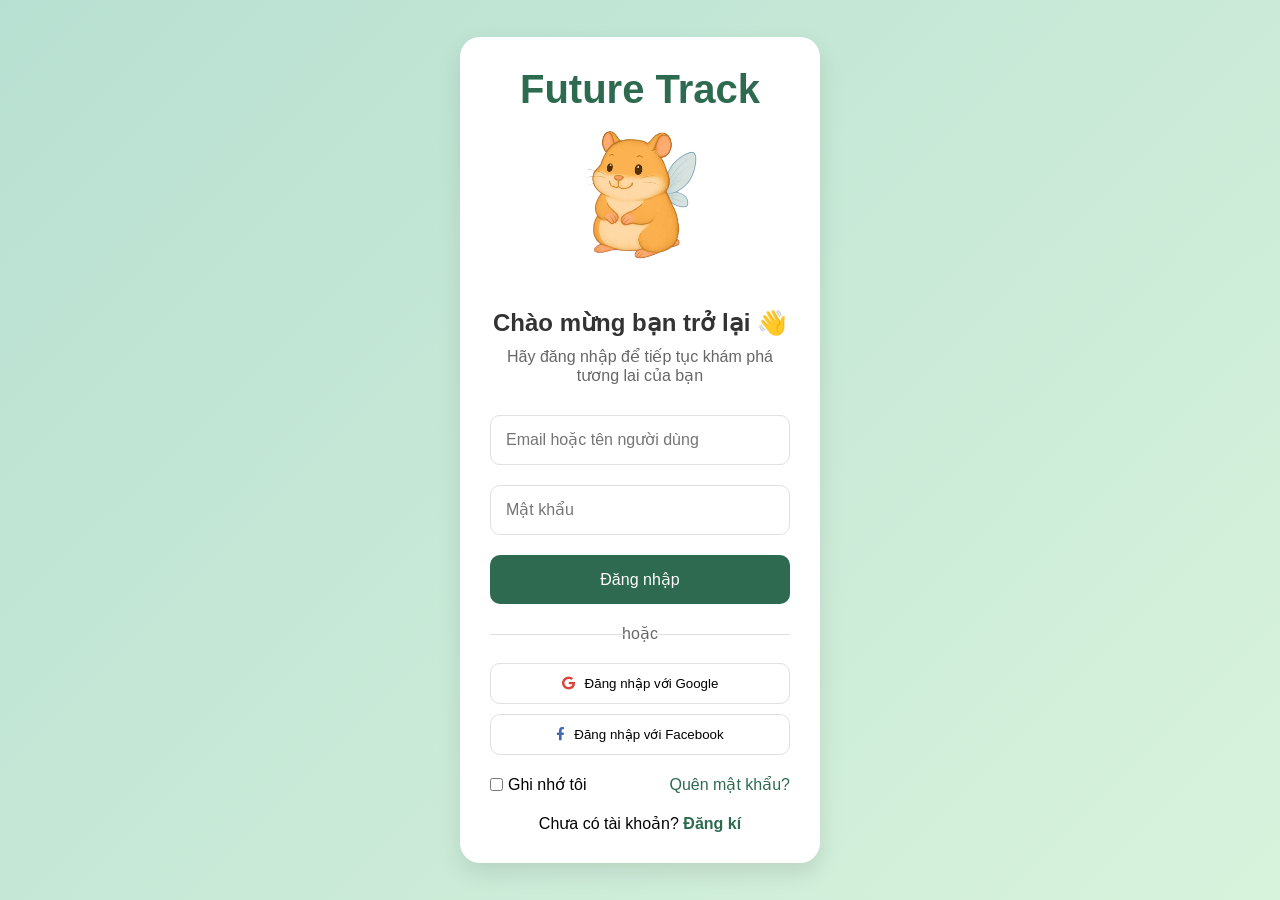
<file: index.html>
<!DOCTYPE html>
<html lang="vi">
<head>
    <meta charset="UTF-8">
    <meta name="viewport" content="width=device-width, initial-scale=1.0">
    <title>Future Track - Đăng nhập</title>
    <link rel="stylesheet" href="style.css">
    <!-- Font Awesome cho các icon -->
    <link rel="stylesheet" href="https://cdnjs.cloudflare.com/ajax/libs/font-awesome/6.0.0/css/all.min.css">
</head>
<body>
    <div class="container">
        <div class="login-box">
            <div class="logo">
                <h1>Future Track</h1>
                <img src="./assets/hamter.png" alt="Hamster mascot" class="mascot">
            </div>
            
            <h2>Chào mừng bạn trở lại 👋</h2>
            <p class="subtitle">Hãy đăng nhập để tiếp tục khám phá tương lai của bạn</p>

            <form id="loginForm">
                <div class="input-group">
                    <input type="text" id="email" placeholder="Email hoặc tên người dùng" required>
                </div>
                
                <div class="input-group">
                    <input type="password" id="password" placeholder="Mật khẩu" required>
                </div>

                <button type="submit" class="login-btn">Đăng nhập</button>

                <div class="divider">
                    <span>hoặc</span>
                </div>

                <button type="button" class="social-btn google-btn">
                    <i class="fab fa-google"></i>
                    Đăng nhập với Google
                </button>

                <button type="button" class="social-btn facebook-btn">
                    <i class="fab fa-facebook-f"></i>
                    Đăng nhập với Facebook
                </button>

                <div class="bottom-links">
                    <div class="remember-me">
                        <input type="checkbox" id="remember">
                        <label for="remember">Ghi nhớ tôi</label>
                    </div>
                    <a href="#" class="forgot-password">Quên mật khẩu?</a>
                </div>

                <p class="signup-link">
                    Chưa có tài khoản? <a href="#">Đăng kí</a>
                </p>
            </form>
        </div>
    </div>
    <script src="script.js"></script>
</body>
</html>
</file>
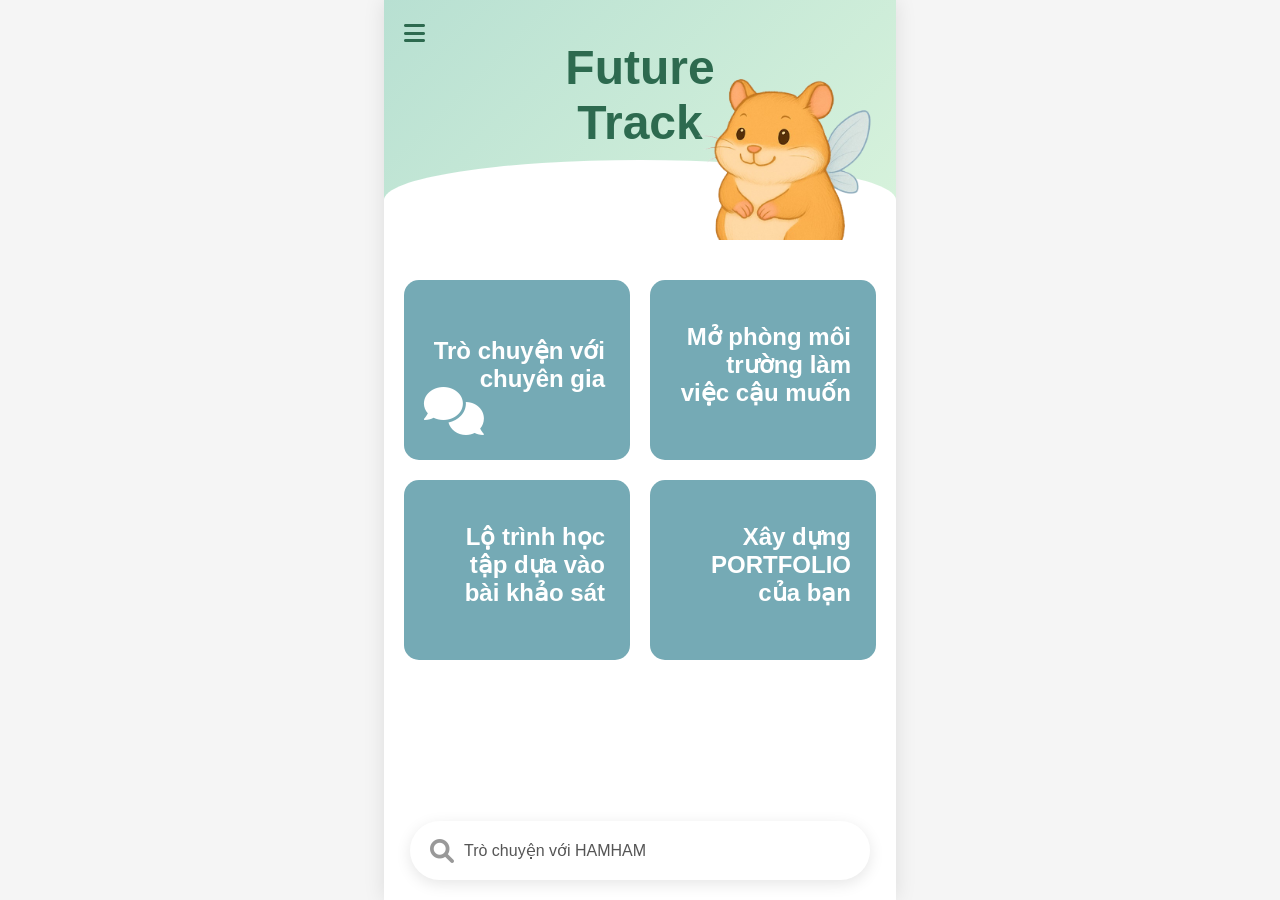
<file: home.html>
<!DOCTYPE html>
<html lang="vi">
<head>
    <meta charset="UTF-8">
    <meta name="viewport" content="width=device-width, initial-scale=1.0">
    <title>Future Track - Trang Chủ</title>
    <link rel="stylesheet" href="https://cdnjs.cloudflare.com/ajax/libs/font-awesome/6.0.0/css/all.min.css">
    <style>
        :root {
            --primary-color: #2D6A4F;
            --secondary-color: #40916C;
            --light-color: #D8F3DC;
            --feature-bg: #75AAB5;
            --text-color: #333333;
            --border-color: #E0E0E0;
        }

        * {
            margin: 0;
            padding: 0;
            box-sizing: border-box;
            font-family: 'Segoe UI', 'Roboto', sans-serif;
        }

        body {
            background-color: #ffffff;
            color: var(--text-color);
            max-width: 512px;
            margin: 0 auto;
            overflow-x: hidden;
            position: relative;
            box-shadow: 0 0 20px rgba(0, 0, 0, 0.1);
            min-height: 100vh;
        }

        html {
            display: flex;
            justify-content: center;
            background-color: #f5f5f5;
        }

        .top-section {
            background: linear-gradient(135deg, #B8E0D2, #D8F3DC);
            position: relative;
            padding-bottom: 60px;
            overflow: hidden;
        }

        .menu-button {
            position: absolute;
            top: 20px;
            left: 20px;
            font-size: 24px;
            color: var(--primary-color);
            background: none;
            border: none;
            cursor: pointer;
        }

        .logo-container {
            padding: 40px 20px 20px;
            text-align: center;
            position: relative;
        }

        .logo-text {
            color: var(--primary-color);
            font-size: 3rem;
            font-weight: bold;
            margin-bottom: 10px;
        }

        .home-label {
            position: absolute;
            left: 70px;
            bottom: -60px;
            transform: rotate(-25deg);
            font-size: 48px;
            font-weight: bold;
            color: #2D6A4F;
            text-transform: uppercase;
            z-index: 1;
        }

        .hamster-image {
            position: absolute;
            right: 20px;
            bottom: -40px;
            width: 180px;
            height: auto;
            z-index: 2;
        }

        .wave-divider {
            position: absolute;
            bottom: 0;
            left: 0;
            width: 100%;
            height: 80px;
            background-color: #fff;
            border-radius: 100% 100% 0 0;
        }

        .features-grid {
            display: grid;
            grid-template-columns: 1fr 1fr;
            grid-gap: 20px;
            padding: 20px;
            margin-top: 20px;
        }

        .feature-card {
            background-color: var(--feature-bg);
            border-radius: 15px;
            padding: 25px;
            color: white;
            position: relative;
            min-height: 180px;
            display: flex;
            flex-direction: column;
            justify-content: center;
        }

        .feature-card.large {
            grid-column: 1;
            grid-row: 1 / span 1;
        }

        .feature-card h3 {
            font-size: 1.5rem;
            margin-bottom: 10px;
            text-align: right;
        }

        .feature-icon {
            position: absolute;
            bottom: 20px;
            left: 20px;
            font-size: 3rem;
        }

        .portfolio-icon {
            position: absolute;
            right: 20px;
            bottom: 20px;
            font-size: 3rem;
        }

        .professor-hamster {
            position: absolute;
            left: 20px;
            bottom: 10px;
            width: 100px;
            height: auto;
        }

        .search-bar {
            position: fixed;
            bottom: 20px;
            left: 50%;
            transform: translateX(-50%);
            width: 90%;
            max-width: 460px;
            background-color: white;
            border-radius: 30px;
            display: flex;
            align-items: center;
            padding: 10px 20px;
            box-shadow: 0 4px 15px rgba(0, 0, 0, 0.1);
            z-index: 100;
        }

        .search-bar i {
            font-size: 24px;
            color: #999;
            margin-right: 10px;
        }

        .fake-input {
            flex: 1;
            border: none;
            outline: none;
            padding: 10px 0;
            font-size: 16px;
            color: #555;
            background: transparent;
            cursor: pointer;
        }

        .fake-input::placeholder {
            color: #999;
        }

        .fullscreen-image {
            transition: opacity 0.3s ease;
        }
    </style>
</head>
<body>
    <div class="top-section">
        <button class="menu-button">
            <i class="fas fa-bars"></i>
        </button>
        
        <div class="logo-container">
            <div class="logo-text">Future<br>Track</div>
        </div>
        
        
        <img src="./assets/hamter.png" alt="Hamster mascot" class="hamster-image">
        <div class="wave-divider"></div>
    </div>

    <div class="features-grid">
        <div class="feature-card large">
            <h3>Trò chuyện với chuyên gia</h3>
            <div class="feature-icon">
                <i class="fas fa-comments"></i>
            </div>
        </div>
        
        <div class="feature-card">
            <h3>Mở phòng môi trường làm việc cậu muốn</h3>
        </div>
        
        <div class="feature-card">
            <h3>Lộ trình học tập dựa vào bài khảo sát</h3>
        </div>
        
        <div class="feature-card">
            <h3>Xây dựng PORTFOLIO của bạn</h3>
        </div>
    </div>

    <div class="search-bar">
        <i class="fas fa-search"></i>
        <div class="fake-input">Trò chuyện với HAMHAM</div>
    </div>

    <script>
        document.addEventListener('DOMContentLoaded', function() {
            
            // Tạo container cho ảnh fullscreen
            const fullscreenContainer = document.createElement('div');
            fullscreenContainer.style.cssText = `
                position: fixed;
                top: 0;
                left: 0;
                width: 100%;
                height: 100%;
                background-color: rgba(0, 0, 0, 0.9);
                z-index: 1000;
                display: none;
                justify-content: center;
                align-items: center;
            `;
            document.body.appendChild(fullscreenContainer);
            
            // Dữ liệu ảnh cho từng feature card
            const featureImages = [
                './assets/8.png',     // Ảnh trò chuyện với chuyên gia
                './assets/2.jpg',  // Ảnh môi trường làm việc VR/AR
                './assets/4.png',   // Ảnh lộ trình học tập
                './assets/18.png'        // Ảnh xây dựng portfolio
            ];
            
            // Hàm hiển thị ảnh fullscreen - ĐỊNH NGHĨA TRƯỚC KHI SỬ DỤNG
            function showFullscreenImage(index) {
                // Xóa nội dung hiện tại
                fullscreenContainer.innerHTML = '';
                
                // Tạo nút back
                const backButton = document.createElement('button');
                backButton.innerHTML = '<i class="fas fa-arrow-left"></i>';
                backButton.style.cssText = `
                    position: absolute;
                    top: 20px;
                    left: 20px;
                    background-color: rgba(255, 255, 255, 0.2);
                    color: white;
                    border: none;
                    border-radius: 50%;
                    width: 50px;
                    height: 50px;
                    font-size: 24px;
                    cursor: pointer;
                    display: flex;
                    align-items: center;
                    justify-content: center;
                    z-index: 1001;
                `;
                backButton.addEventListener('click', hideFullscreenImage);
                fullscreenContainer.appendChild(backButton);
                
                // Tạo và thêm ảnh
                const img = document.createElement('img');
                img.src = featureImages[index];
                img.alt = 'Fullscreen Image';
                img.style.cssText = `
                    max-width: 90%;
                    max-height: 90%;
                    object-fit: contain;
                `;
                
                // Dành cho ảnh đầu tiên (4.png)
                img.addEventListener('click', function() {
                    console.log('Switching to image 17.png');
                    
                    // Tạo hiệu ứng transition
                    img.style.opacity = '0';
                    img.style.transition = 'opacity 0.3s';
                    
                    // Sau khi transition kết thúc, đổi sang ảnh mới
                    setTimeout(() => {
                        // Thay đổi src của ảnh
                        img.src = './assets/17.png';
                        
                        // Khi ảnh mới được tải, hiển thị lại
                        img.onload = function() {
                            img.style.opacity = '1';
                            
                            // Xóa event listener cũ
                            img.removeEventListener('click', arguments.callee);
                            
                            // Thêm event listener mới cho ảnh 17.png
                            img.addEventListener('click', function() {
                                console.log('Opening Google Form in a new tab');
                                
                                // Mở Google Form trong tab mới
                                window.open('https://docs.google.com/forms/d/e/1FAIpQLSd9uY0qYLirWbh5KMqt1An1jeYEiDXiYwifV8x7GQTcTmy9pg/viewform?usp=header', '_blank');
                            });
                            
                            // Thêm hint để người dùng biết ảnh có thể click được
                            img.style.cursor = 'pointer';
                            img.title = 'Click để mở Form Khảo sát tính cách';
                        };
                        
                        // Xử lý trường hợp ảnh mới không tồn tại
                        img.onerror = function() {
                            console.log('Image 17.png not found');
                            
                            // Hiển thị placeholder nếu ảnh không tồn tại
                            const placeholder = document.createElement('div');
                            placeholder.style.cssText = `
                                width: 80%;
                                height: 80%;
                                display: flex;
                                flex-direction: column;
                                align-items: center;
                                justify-content: center;
                                background-color: #40916C;
                                border-radius: 20px;
                                color: white;
                                text-align: center;
                                padding: 40px;
                            `;
                            
                            placeholder.innerHTML = `
                                <i class="fas fa-clipboard-list" style="font-size: 80px; margin-bottom: 20px;"></i>
                                <h2 style="font-size: 32px; margin-bottom: 20px;">Khảo sát tính cách</h2>
                                <p style="font-size: 18px;">Click để làm bài khảo sát và nhận lộ trình học tập phù hợp</p>
                            `;
                            
                            // Thêm cursor pointer và event listener cho placeholder
                            placeholder.style.cursor = 'pointer';
                            placeholder.addEventListener('click', function() {
                                window.open('https://docs.google.com/forms/d/e/1FAIpQLSd9uY0qYLirWbh5KMqt1An1jeYEiDXiYwifV8x7GQTcTmy9pg/viewform?usp=header', '_blank');
                            });
                            
                            // Thay thế ảnh bằng placeholder
                            fullscreenContainer.replaceChild(placeholder, img);
                        };
                    }, 300);
                });
                
                fullscreenContainer.appendChild(img);
                
                // Hiển thị container
                fullscreenContainer.style.display = 'flex';
                document.body.style.overflow = 'hidden'; // Ngăn cuộn trang
            }
            
            // Hàm ẩn ảnh fullscreen
            function hideFullscreenImage() {
                fullscreenContainer.style.display = 'none';
                document.body.style.overflow = ''; // Cho phép cuộn trang trở lại
            }
            
            // Lấy tất cả các feature card
            const featureCards = document.querySelectorAll('.feature-card');
            
            // Thêm sự kiện click cho mỗi card (SAU KHI ĐÃ ĐỊNH NGHĨA CÁC HÀM TRÊN)
            for (let i = 0; i < featureCards.length; i++) {
                featureCards[i].style.cursor = 'pointer';
                featureCards[i].onclick = function() {
                    showFullscreenImage(i);
                };
            }
            
            // Thêm sự kiện bấm ESC để đóng ảnh
            document.addEventListener('keydown', function(e) {
                if (e.key === 'Escape' && fullscreenContainer.style.display === 'flex') {
                    hideFullscreenImage();
                }
            });

            // Xử lý sự kiện click vào fake-input
            const fakeInput = document.querySelector('.fake-input');
            if (fakeInput) {
                console.log('Found fake input');
                fakeInput.addEventListener('click', function() {
                    console.log('Fake input clicked');
                    
                    // Hiển thị ảnh HAMHAM chatbot full màn hình
                    showHamhamImage();
                });
            }
            
            // Hàm hiển thị ảnh HAMHAM
            function showHamhamImage() {
                console.log('Showing HAMHAM image');
                
                // Xóa nội dung hiện tại của fullscreenContainer
                fullscreenContainer.innerHTML = '';
                
                // Tạo nút back
                const backButton = document.createElement('button');
                backButton.innerHTML = '<i class="fas fa-arrow-left"></i>';
                backButton.style.cssText = `
                    position: absolute;
                    top: 20px;
                    left: 20px;
                    background-color: rgba(255, 255, 255, 0.2);
                    color: white;
                    border: none;
                    border-radius: 50%;
                    width: 50px;
                    height: 50px;
                    font-size: 24px;
                    cursor: pointer;
                    display: flex;
                    align-items: center;
                    justify-content: center;
                    z-index: 1001;
                `;
                backButton.addEventListener('click', hideFullscreenImage);
                fullscreenContainer.appendChild(backButton);
                
                // Tạo và thêm ảnh HAMHAM
                const img = document.createElement('img');
                img.src = './assets/1.jpg'; // Đường dẫn đến ảnh HAMHAM
                img.alt = 'HAMHAM Assistant';
                img.style.cssText = `
                    max-width: 90%;
                    max-height: 90%;
                    object-fit: contain;
                `;
                
                // Thêm sự kiện click cho ảnh để chuyển sang ảnh khác
                img.addEventListener('click', function() {
                    console.log('Opening Google Form in a new tab');
                    
                    // Mở Google Form trong tab mới
                    window.open('https://docs.google.com/forms/d/e/1FAIpQLSd9uY0qYLirWbh5KMqt1An1jeYEiDXiYwifV8x7GQTcTmy9pg/viewform?usp=header', '_blank');
                });
                
                fullscreenContainer.appendChild(img);
                
                // Hiển thị container
                fullscreenContainer.style.display = 'flex';
                document.body.style.overflow = 'hidden'; // Ngăn cuộn trang
            }
        });
    </script>
</body>
</html>
</file>
<file: style.css>
:root {
    --primary-color: #2D6A4F;
    --secondary-color: #40916C;
    --background-color: #F0F7F4;
    --text-color: #333333;
    --border-color: #E0E0E0;
}

* {
    margin: 0;
    padding: 0;
    box-sizing: border-box;
    font-family: 'Segoe UI', 'Roboto', sans-serif;
}

body {
    background: linear-gradient(135deg, #B8E0D2, #D8F3DC);
    min-height: 100vh;
    display: flex;
    align-items: center;
    justify-content: center;
}

.container {
    width: 100%;
    max-width: 400px;
    padding: 20px;
}

.login-box {
    background: white;
    padding: 30px;
    border-radius: 20px;
    box-shadow: 0 10px 25px rgba(0, 0, 0, 0.1);
}

.logo {
    text-align: center;
    margin-bottom: 20px;
}

.logo h1 {
    color: var(--primary-color);
    font-size: 2.5em;
    margin-bottom: 15px;
}

.mascot {
    width: 120px;
    height: auto;
    margin-bottom: 20px;
}

h2 {
    color: var(--text-color);
    text-align: center;
    font-size: 1.5em;
    margin-bottom: 10px;
}

.subtitle {
    color: #666;
    text-align: center;
    margin-bottom: 30px;
}

.input-group {
    margin-bottom: 20px;
}

input[type="text"],
input[type="password"] {
    width: 100%;
    padding: 15px;
    border: 1px solid var(--border-color);
    border-radius: 10px;
    font-size: 16px;
    transition: border-color 0.3s;
}

input[type="text"]:focus,
input[type="password"]:focus {
    outline: none;
    border-color: var(--primary-color);
}

.login-btn {
    width: 100%;
    padding: 15px;
    background-color: var(--primary-color);
    color: white;
    border: none;
    border-radius: 10px;
    font-size: 16px;
    cursor: pointer;
    transition: background-color 0.3s;
}

.login-btn:hover {
    background-color: var(--secondary-color);
}

.divider {
    text-align: center;
    margin: 20px 0;
    position: relative;
}

.divider::before,
.divider::after {
    content: "";
    position: absolute;
    top: 50%;
    width: 45%;
    height: 1px;
    background-color: var(--border-color);
}

.divider::before {
    left: 0;
}

.divider::after {
    right: 0;
}

.divider span {
    background-color: white;
    padding: 0 10px;
    color: #666;
}

.social-btn {
    width: 100%;
    padding: 12px;
    margin-bottom: 10px;
    border: 1px solid var(--border-color);
    border-radius: 10px;
    background-color: white;
    display: flex;
    align-items: center;
    justify-content: center;
    cursor: pointer;
    transition: background-color 0.3s;
}

.social-btn img {
    width: 24px;
    height: 24px;
    margin-right: 10px;
}

.social-btn:hover {
    background-color: #f5f5f5;
}

.bottom-links {
    display: flex;
    justify-content: space-between;
    align-items: center;
    margin: 20px 0;
}

.remember-me {
    display: flex;
    align-items: center;
    gap: 5px;
}

.forgot-password {
    color: var(--primary-color);
    text-decoration: none;
}

.signup-link {
    text-align: center;
    margin-top: 20px;
}

.signup-link a {
    color: var(--primary-color);
    text-decoration: none;
    font-weight: bold;
}

@media (max-width: 480px) {
    .container {
        padding: 10px;
    }
    
    .login-box {
        padding: 20px;
    }
} 

.social-btn i {
    margin-right: 10px;
}

.google-btn i {
    color: #DB4437;
}

.facebook-btn i {
    color: #4267B2;
}
</file>
